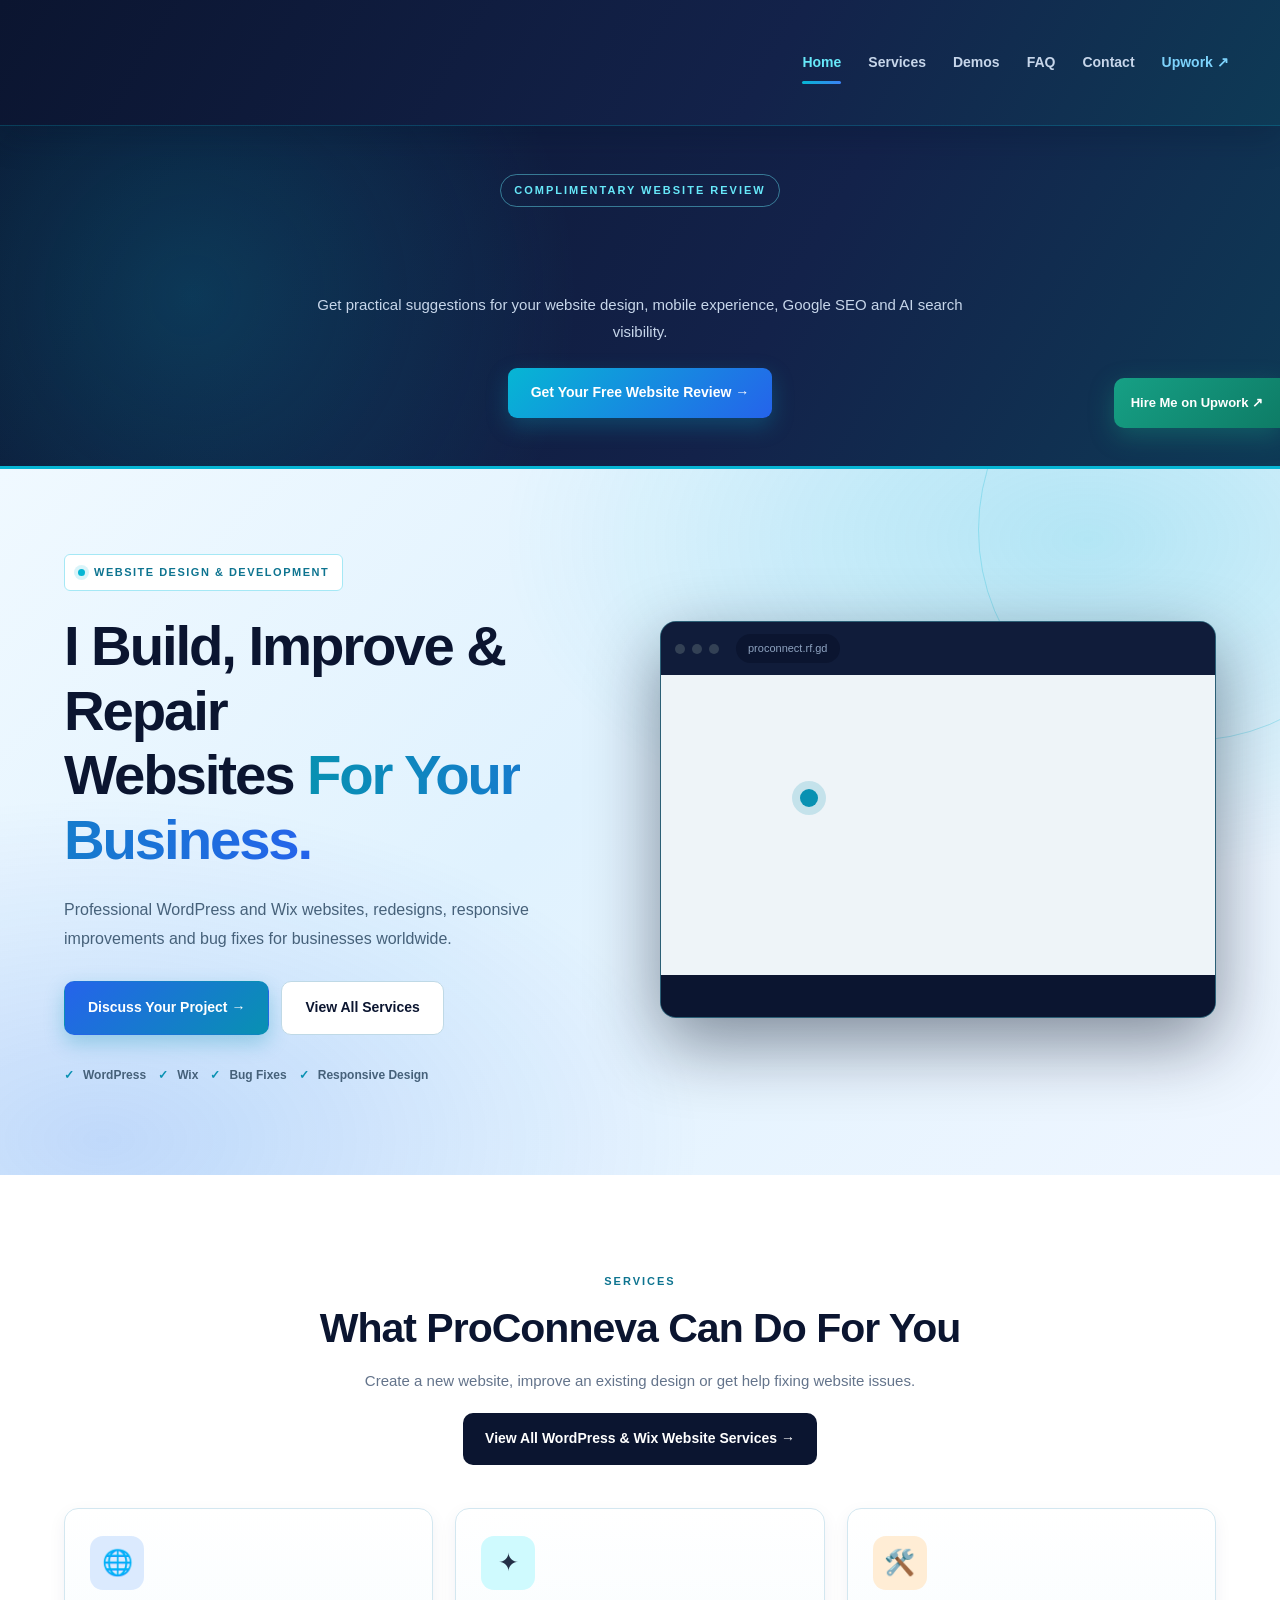
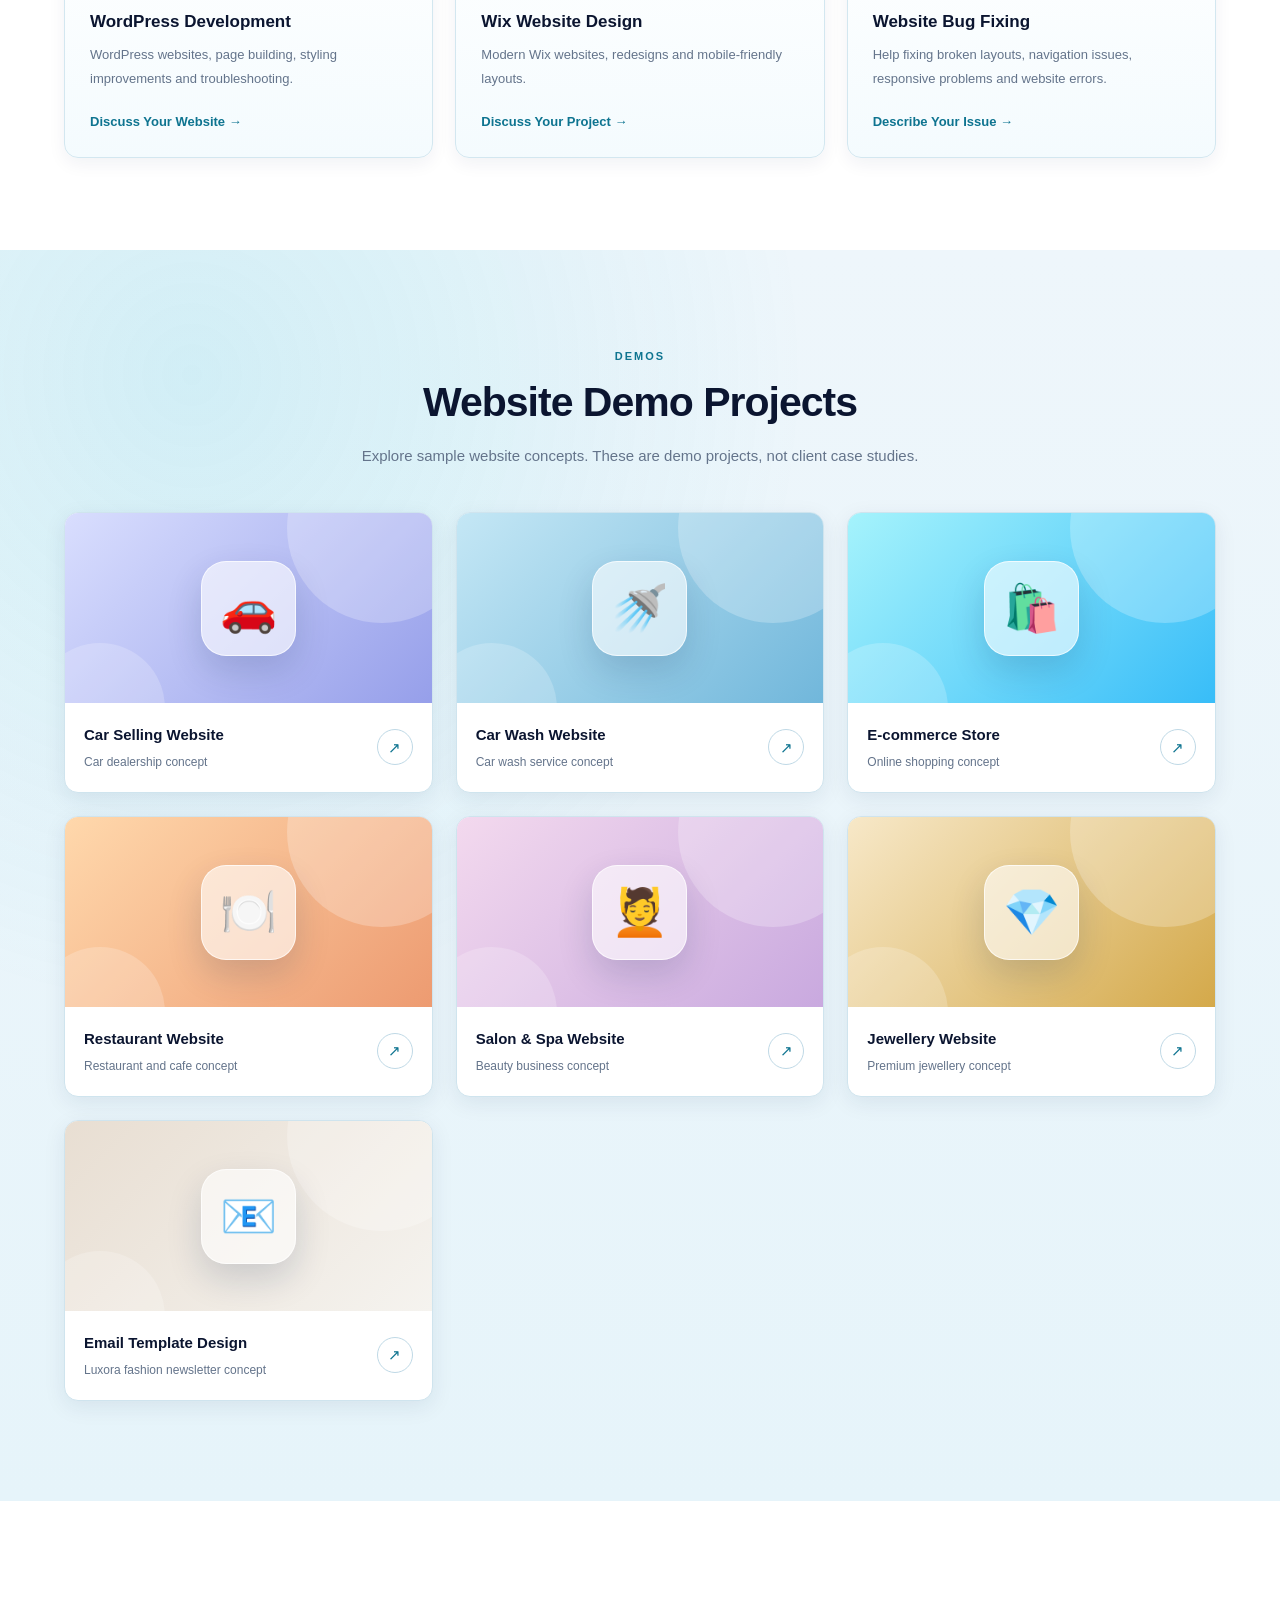
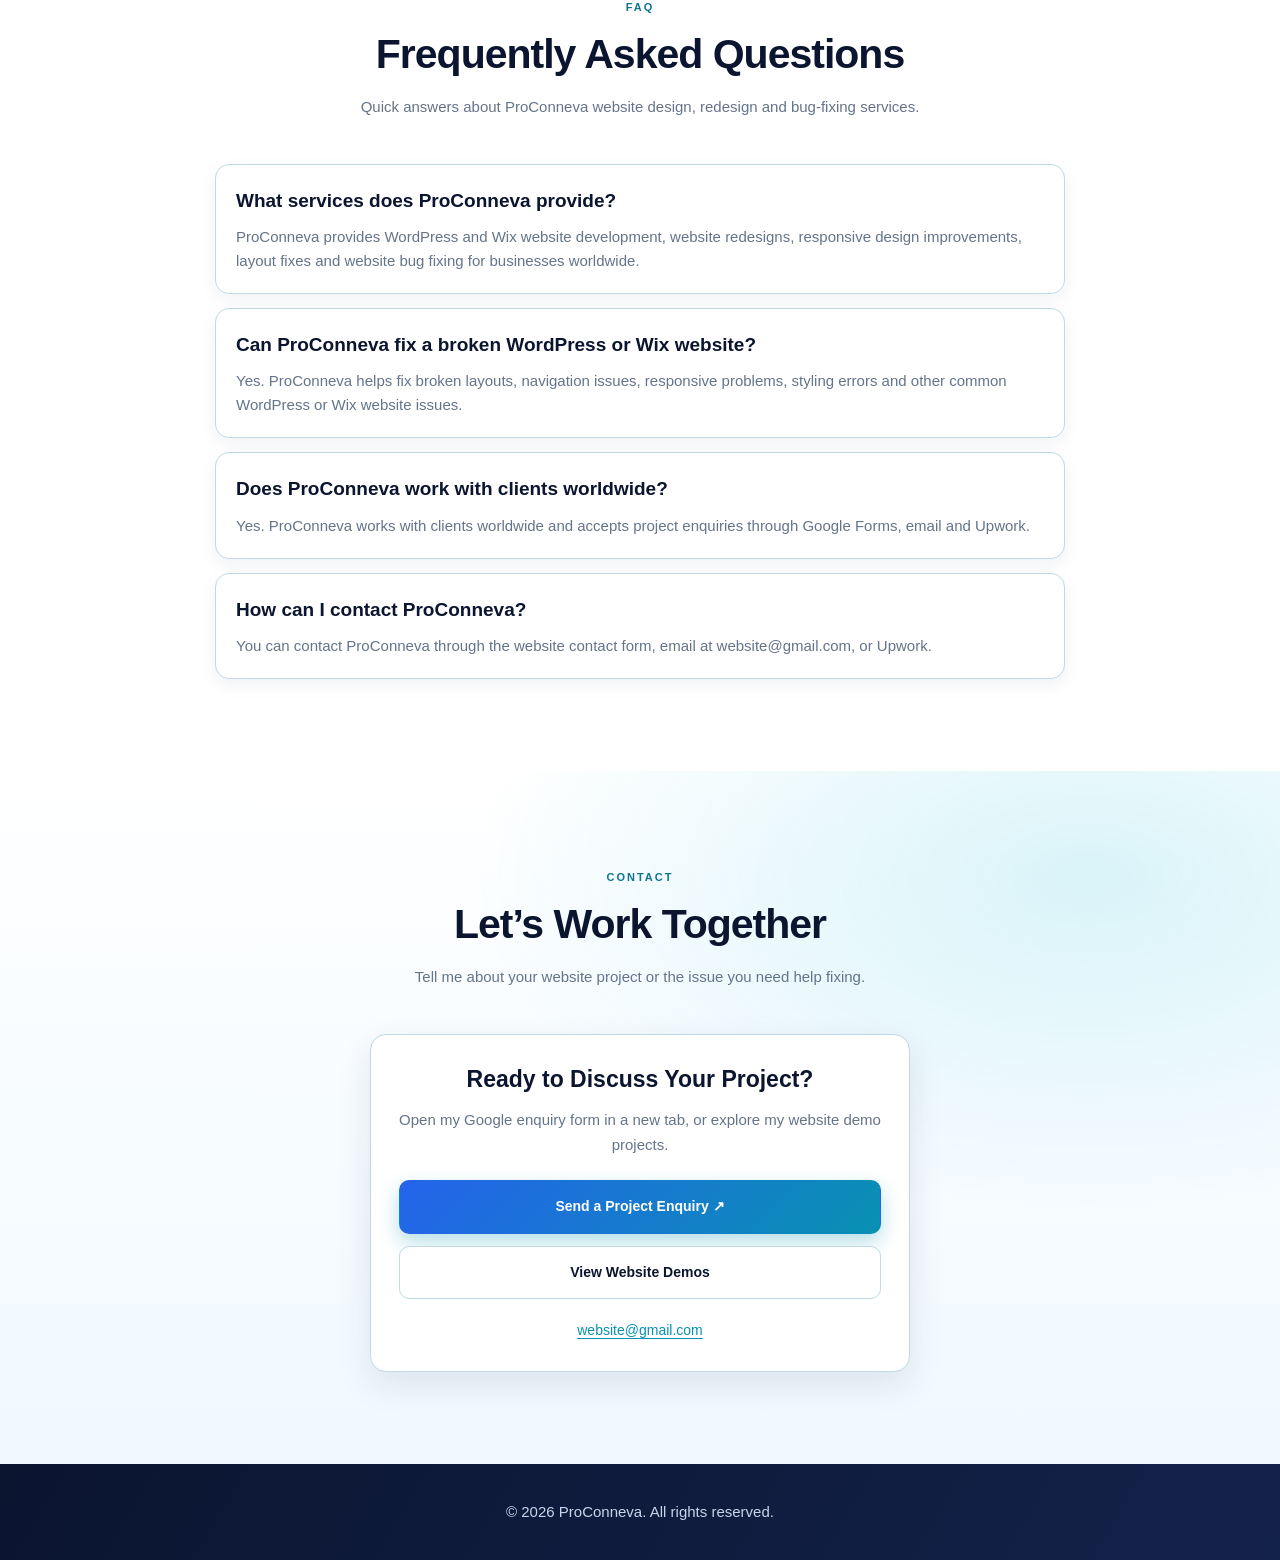
<file: index.html>
<!DOCTYPE html>
<html lang="en">
<head>
<meta charset="UTF-8">
<meta name="viewport" content="width=device-width, initial-scale=1.0">
<title>ProConneva — WordPress & Wix Website Design, Redesign & Bug Fixing</title>
<meta name="description" content="ProConneva builds, redesigns and repairs WordPress and Wix websites for businesses worldwide. Get responsive design, layout fixes, speed improvements and website bug fixing.">
<meta name="robots" content="index, follow">
<meta name="author" content="ProConneva">
<meta name="theme-color" content="#0b1530">
<link rel="canonical" href="https://proconnect.rf.gd/">
<link rel="stylesheet" href="css/style.css">

<meta property="og:type" content="website">
<meta property="og:site_name" content="ProConneva">
<meta property="og:title" content="ProConneva — WordPress & Wix Website Design, Redesign & Bug Fixing">
<meta property="og:description" content="Professional WordPress and Wix websites, redesigns, responsive improvements and bug fixes for businesses worldwide.">
<meta property="og:url" content="https://proconnect.rf.gd/">
<meta name="twitter:card" content="summary_large_image">
<meta name="twitter:title" content="ProConneva — WordPress & Wix Website Design, Redesign & Bug Fixing">
<meta name="twitter:description" content="Professional WordPress and Wix websites, redesigns, responsive improvements and bug fixes for businesses worldwide.">

<script type="application/ld+json">
{
  "@context": "https://schema.org",
  "@graph": [
    {
      "@type": "ProfessionalService",
      "@id": "https://proconnect.rf.gd/#business",
      "name": "ProConneva",
      "url": "https://proconnect.rf.gd/",
      "description": "ProConneva provides WordPress and Wix website design, redesign, responsive improvements and website bug fixing services for businesses worldwide.",
      "email": "website@gmail.com",
      "areaServed": "Worldwide",
      "sameAs": [
        "https://www.upwork.com/freelancers/~01e096a106f834c336"
      ],
      "makesOffer": [
        {
          "@type": "Offer",
          "itemOffered": {
            "@type": "Service",
            "name": "WordPress Website Development",
            "description": "WordPress website development, page building, styling improvements and troubleshooting."
          }
        },
        {
          "@type": "Offer",
          "itemOffered": {
            "@type": "Service",
            "name": "Wix Website Design",
            "description": "Modern Wix website design, redesigns and mobile-friendly layouts."
          }
        },
        {
          "@type": "Offer",
          "itemOffered": {
            "@type": "Service",
            "name": "Website Bug Fixing",
            "description": "Fixing broken layouts, navigation issues, responsive problems and website errors."
          }
        }
      ]
    },
    {
      "@type": "WebSite",
      "@id": "https://proconnect.rf.gd/#website",
      "url": "https://proconnect.rf.gd/",
      "name": "ProConneva",
      "publisher": {
        "@id": "https://proconnect.rf.gd/#business"
      }
    },
    {
      "@type": "FAQPage",
      "@id": "https://proconnect.rf.gd/#faq",
      "mainEntity": [
        {
          "@type": "Question",
          "name": "What services does ProConneva provide?",
          "acceptedAnswer": {
            "@type": "Answer",
            "text": "ProConneva provides WordPress and Wix website development, website redesigns, responsive design improvements, layout fixes and website bug fixing for businesses worldwide."
          }
        },
        {
          "@type": "Question",
          "name": "Can ProConneva fix a broken WordPress or Wix website?",
          "acceptedAnswer": {
            "@type": "Answer",
            "text": "Yes. ProConneva helps fix broken layouts, navigation issues, responsive problems, styling errors and other common WordPress or Wix website issues."
          }
        },
        {
          "@type": "Question",
          "name": "Does ProConneva work with clients worldwide?",
          "acceptedAnswer": {
            "@type": "Answer",
            "text": "Yes. ProConneva works with clients worldwide and accepts project enquiries through Google Forms, email and Upwork."
          }
        },
        {
          "@type": "Question",
          "name": "How can I contact ProConneva?",
          "acceptedAnswer": {
            "@type": "Answer",
            "text": "You can contact ProConneva through the website contact form, email at website@gmail.com, or Upwork."
          }
        }
      ]
    }
  ]
}
</script>

<style>
.hero{grid-template-columns:repeat(auto-fit,minmax(320px,1fr));align-items:center;gap:40px;min-height:auto}
.hero-content{width:100%;max-width:850px;margin-inline:auto}
.hero h1{max-width:850px}
.hero-description{max-width:650px}
.nav-logo{display:inline-flex;align-items:center;gap:10px;text-decoration:none}
.nav-logo svg{display:block;height:125px;width:auto;overflow:visible}
.contact-panel{width:100%;max-width:540px;margin:0 auto;padding:28px;background:#fff;border:1px solid #bfd9e6;border-radius:16px;box-shadow:0 12px 35px rgba(10,25,55,.10);text-align:center}
.contact-panel h3{margin-bottom:12px;color:#0b1530;font-size:23px;line-height:1.4}
.contact-panel p{margin-bottom:22px;color:#64748b;font-size:15px}
.contact-actions{display:flex;flex-direction:column;gap:12px}
.contact-actions .btn{width:100%;min-height:52px;margin:0}
.contact-panel .contact-email{margin:20px 0 0;font-size:14px;overflow-wrap:anywhere}
.contact-email a{color:#0891b2;text-decoration:underline;text-underline-offset:3px}
.footer-inner{display:flex;justify-content:center;text-align:center}

.hero h1{line-height:1.15}
.hero h1 .line{display:block;overflow:hidden}
.hero h1 .line span{display:inline-block;animation:heroLineUp .9s cubic-bezier(.22,1,.36,1) both}
.hero h1 .line:nth-child(1) span{animation-delay:.15s}
.hero h1 .line:nth-child(2) span{animation-delay:.35s}
@keyframes heroLineUp{from{opacity:0;transform:translateY(110%)}to{opacity:1;transform:translateY(0)}}
.hero h1 em{font-style:normal;background:linear-gradient(90deg,#0891b2,#2563eb);-webkit-background-clip:text;background-clip:text;color:transparent}
.hero-label{animation:heroFade .8s ease .05s both}
.hero-description{animation:heroUp .9s ease .55s both}
.hero-actions{animation:heroUp .9s ease .7s both}
.trust{animation:heroUp .9s ease .85s both}
@keyframes heroFade{from{opacity:0}to{opacity:1}}
@keyframes heroUp{from{opacity:0;transform:translateY(25px)}to{opacity:1;transform:translateY(0)}}
@media(prefers-reduced-motion:reduce){.hero h1 .line span,.hero-label,.hero-description,.hero-actions,.trust{animation:none!important;opacity:1;transform:none}}

.services-link{margin-top:18px}
.services-link a{display:inline-block;background:#0b1530;color:#fff;padding:14px 22px;border-radius:10px;text-decoration:none;font-weight:700}
.services-link a:hover{background:#0891b2}

.faq-list{max-width:850px;margin:0 auto;display:grid;gap:14px}
.faq-item{background:#fff;border:1px solid #bfd9e6;border-radius:14px;padding:20px}
.faq-item h3{margin:0 0 8px;color:#0b1530;font-size:19px}
.faq-item p{margin:0;color:#64748b;font-size:15px;line-height:1.6}

.hero-video{width:100%;max-width:560px;margin:0 auto}
.browser-window{background:#0b1530;border:1px solid rgba(103,232,249,.35);border-radius:16px;overflow:hidden;box-shadow:0 25px 70px rgba(3,10,30,.45)}
.browser-bar{display:flex;align-items:center;gap:7px;padding:12px 14px;background:#101c3a}
.browser-bar span{width:10px;height:10px;border-radius:50%;background:#334155}
.browser-url{margin-left:10px;background:#0b1530;color:#8ea3c0;font-size:11px;padding:5px 12px;border-radius:20px}
.browser-screen{position:relative;height:300px;background:#eef4f8;overflow:hidden}

.fake-site{position:absolute;inset:0;padding:18px;background:#fff}
.fake-site.broken{z-index:2;animation:brokenSlide 12s infinite}
.fake-site.fixed{z-index:1;transform:translateX(100%);animation:fixedSlide 12s infinite}

@keyframes brokenSlide{
0%,38%{transform:translateX(0);opacity:1}
48%,92%{transform:translateX(-100%);opacity:1}
100%{transform:translateX(0);opacity:1}
}

@keyframes fixedSlide{
0%,38%{transform:translateX(100%);opacity:1}
48%,92%{transform:translateX(0);opacity:1}
100%{transform:translateX(100%);opacity:1}
}

.fake-nav{display:flex;align-items:center;justify-content:space-between;margin-bottom:22px}
.fake-logo{width:70px;height:16px;background:#cbd5e1;border-radius:6px}
.fake-menu{display:flex;gap:8px}
.fake-menu span{width:38px;height:9px;background:#cbd5e1;border-radius:6px}
.fake-title{width:75%;height:22px;background:#cbd5e1;border-radius:8px;margin-bottom:12px;transform:rotate(-2deg)}
.fake-text{width:55%;height:11px;background:#e2e8f0;border-radius:6px;margin-bottom:14px}
.fake-button{width:110px;height:30px;background:#cbd5e1;border-radius:8px}
.fake-cards{display:flex;gap:10px;margin-top:24px}
.fake-cards div{flex:1;height:70px;background:#e2e8f0;border-radius:10px}

.error-tag{position:absolute;right:14px;bottom:14px;background:#dc2626;color:#fff;font-size:11px;font-weight:700;padding:6px 10px;border-radius:20px;z-index:4;animation:errorTag 12s infinite}
@keyframes errorTag{
0%,38%{opacity:1;transform:translateY(0)}
48%,100%{opacity:0;transform:translateY(8px)}
}

.repair-cursor{position:absolute;left:25%;top:38%;width:18px;height:18px;border-radius:50%;background:#0891b2;box-shadow:0 0 0 8px rgba(8,145,178,.18);z-index:3;animation:repairMove 12s infinite}
@keyframes repairMove{
0%,30%{left:25%;top:38%;opacity:1}
40%,75%{left:55%;top:45%;opacity:1}
85%,100%{left:25%;top:38%;opacity:1}
}

.fixed-logo{background:linear-gradient(90deg,#0891b2,#2563eb)}
.fixed-menu span{background:#94a3b8}
.fixed-title{background:#0b1530;transform:none}
.fixed-text{background:#cbd5e1}
.fixed-button{background:#0891b2}
.fixed-cards div{background:#dbeafe}

.success-tag{position:absolute;right:14px;bottom:14px;background:#059669;color:#fff;font-size:11px;font-weight:700;padding:6px 10px;border-radius:20px;z-index:4;animation:successTag 12s infinite}
@keyframes successTag{
0%,42%{opacity:0;transform:translateY(8px)}
52%,88%{opacity:1;transform:translateY(0)}
100%{opacity:0;transform:translateY(8px)}
}

.video-caption{position:relative;height:42px;background:#0b1530;display:flex;align-items:center;justify-content:center;overflow:hidden}
.caption-step{position:absolute;color:#c7d6ea;font-size:13px;font-weight:700;opacity:0;visibility:hidden;white-space:nowrap}
.step-1{animation:caption1 12s infinite}
.step-2{animation:caption2 12s infinite}
.step-3{animation:caption3 12s infinite}
@keyframes caption1{0%,2%{opacity:0;visibility:hidden}4%,30%{opacity:1;visibility:visible}34%,100%{opacity:0;visibility:hidden}}
@keyframes caption2{0%,38%{opacity:0;visibility:hidden}42%,72%{opacity:1;visibility:visible}76%,100%{opacity:0;visibility:hidden}}
@keyframes caption3{0%,80%{opacity:0;visibility:hidden}84%,94%{opacity:1;visibility:visible}98%,100%{opacity:0;visibility:hidden}}

@media(max-width:900px){
.hero{grid-template-columns:1fr}
.browser-screen{height:240px}
}
@media(max-width:700px){
.contact-panel{padding:24px 18px}
.footer{padding-bottom:90px}
.nav-logo svg{height:105px}
}
</style>
</head>
<body>
<nav class="navbar">
<div class="nav-inner">
<a href="index.html" class="nav-logo" aria-label="ProConneva home">
<svg viewBox="0 0 360 300" xmlns="http://www.w3.org/2000/svg" role="img" aria-label="ProConneva animated logo">
<defs>
<linearGradient id="cyan" x1="0" y1="0" x2="1" y2="1">
<stop offset="0%" stop-color="#67e8f9"/>
<stop offset="100%" stop-color="#0891b2"/>
</linearGradient>
<filter id="letterShadow" x="-25%" y="-25%" width="150%" height="150%">
<feGaussianBlur in="SourceAlpha" stdDeviation="1.5" result="blur"/>
<feOffset in="blur" dx="1.2" dy="2" result="offsetBlur"/>
<feComponentTransfer in="offsetBlur" result="shadow">
<feFuncA type="linear" slope=".3"/>
</feComponentTransfer>
<feMerge>
<feMergeNode in="shadow"/>
<feMergeNode in="SourceGraphic"/>
</feMerge>
</filter>
<filter id="textShadow" x="-20%" y="-30%" width="140%" height="160%">
<feGaussianBlur in="SourceAlpha" stdDeviation="1.4" result="blur"/>
<feOffset in="blur" dx="1.2" dy="2" result="offsetBlur"/>
<feComponentTransfer in="offsetBlur" result="shadow">
<feFuncA type="linear" slope=".3"/>
</feComponentTransfer>
<feMerge>
<feMergeNode in="shadow"/>
<feMergeNode in="SourceGraphic"/>
</feMerge>
</filter>
</defs>

<style>
.p-letter,.c-letter,.top-dot,.bottom-dot,.diagonal,.brand-name,.logo-line,.tagline{opacity:0}
.p-face,.c-face{fill:none;stroke:#ffffff;stroke-width:10;stroke-linecap:round;stroke-linejoin:round;filter:url(#letterShadow)}
.p-highlight,.c-highlight{fill:none;stroke:rgba(103,232,249,.5);stroke-width:1.4;stroke-linecap:round}
.brand-name{filter:url(#textShadow);transform-box:fill-box;transform-origin:center}
.p-letter{animation:blinkLetter 5s ease infinite}
.top-dot{animation:blinkDot 5s ease .4s infinite}
.diagonal{animation:drawLine 5s ease .8s infinite}
.bottom-dot{animation:blinkDot 5s ease 1.2s infinite}
.c-letter{animation:blinkLetter 5s ease 1.6s infinite}
.brand-name{animation:revealName 5s ease 2s infinite}
.logo-line{transform-box:fill-box;transform-origin:center;animation:revealLine 5s ease 2.6s infinite}
.tagline{animation:revealTagline 5s ease 2.9s infinite}
@keyframes blinkLetter{0%{opacity:0}4%{opacity:1}8%{opacity:.25}12%,100%{opacity:1}}
@keyframes blinkDot{0%{opacity:0}4%{opacity:1}8%{opacity:.2}12%,100%{opacity:1}}
@keyframes drawLine{0%{opacity:0;stroke-dashoffset:120}4%{opacity:1;stroke-dashoffset:120}12%{opacity:1;stroke-dashoffset:0}100%{opacity:1;stroke-dashoffset:0}}
@keyframes revealName{0%{opacity:0;transform:translateY(12px)}4%{opacity:1}8%{opacity:.35}14%,100%{opacity:1;transform:translateY(0)}}
@keyframes revealLine{0%{opacity:0;transform:scaleX(.2)}4%{opacity:1}10%,100%{opacity:1;transform:scaleX(1)}}
@keyframes revealTagline{0%{opacity:0;transform:translateY(5px)}4%{opacity:1}10%,100%{opacity:1;transform:translateY(0)}}
@media(prefers-reduced-motion:reduce){.p-letter,.c-letter,.top-dot,.bottom-dot,.diagonal,.brand-name,.logo-line,.tagline{animation:none!important;opacity:1;stroke-dashoffset:0;transform:none}}
</style>

<g class="p-letter">
<path class="p-face" d="M140 120 V70 H154 A15 15 0 0 1 154 100 H140"/>
<path class="p-highlight" d="M138 114 V68 H152"/>
</g>

<circle class="top-dot" cx="156" cy="44" r="6" fill="url(#cyan)"/>
<path class="diagonal" d="M156 44 L198 128" fill="none" stroke="url(#cyan)" stroke-width="3.5" stroke-linecap="round"/>
<circle class="bottom-dot" cx="198" cy="128" r="6" fill="url(#cyan)"/>

<g class="c-letter">
<path class="c-face" d="M203 78 A17 17 0 1 0 203 112"/>
<path class="c-highlight" d="M200 74 A14 14 0 0 0 186 90"/>
</g>

<text class="brand-name" x="180" y="212" font-size="66" font-weight="800" text-anchor="middle" fill="#ffffff">Pro<tspan fill="#67e8f9">Conneva</tspan></text>
<rect class="logo-line" x="35" y="230" width="290" height="8" rx="4" fill="url(#cyan)"/>
<text class="tagline" x="180" y="270" font-size="20" font-weight="700" letter-spacing="2.5" text-anchor="middle" fill="#c7d6ea">WEB DESIGN &amp; DEVELOPMENT</text>
</svg>
</a>

<ul class="menu">
<li><a class="active" href="index.html">Home</a></li>
<li><a href="services.html">Services</a></li>
<li><a href="#portfolio">Demos</a></li>
<li><a href="#faq">FAQ</a></li>
<li><a href="#contact">Contact</a></li>
<li><a href="https://www.upwork.com/freelancers/~01e096a106f834c336" target="_blank" rel="noopener noreferrer">Upwork ↗</a></li>
</ul>
</div>
</nav>

<p><a class="upwork-float" href="https://www.upwork.com/freelancers/~01e096a106f834c336" target="_blank" rel="noopener noreferrer">Hire Me on Upwork ↗</a></p>

<main>

<!-- FREE 15-MINUTE WEBSITE AUDIT BANNER -->
<section class="pc-audit-banner" aria-labelledby="pc-audit-heading">
    <div class="pc-audit-content">
        <span class="pc-audit-label">COMPLIMENTARY WEBSITE REVIEW</span>

        <h2 class="pc-audit-title" id="pc-audit-heading">
            <span>FREE 15-MINUTE WEBSITE AUDIT</span>
        </h2>

        <p>
            Get practical suggestions for your website design,
            mobile experience, Google SEO and AI search visibility.
        </p>

        <a href="#contact" class="pc-audit-button">
            Get Your Free Website Review →
        </a>
    </div>
</section>
<!-- END FREE WEBSITE AUDIT BANNER -->

<header class="hero">
<div class="hero-content">
<span class="hero-label"><span class="status-dot"></span> WEBSITE DESIGN &amp; DEVELOPMENT</span>
<h1>
<span class="line"><span>I Build, Improve &amp; Repair</span></span>
<span class="line"><span>Websites <em>For Your Business.</em></span></span>
</h1>
<p class="hero-description">Professional WordPress and Wix websites, redesigns, responsive improvements and bug fixes for businesses worldwide.</p>
<div class="hero-actions">
<a href="#contact" class="btn btn-primary">Discuss Your Project →</a>
<a href="services.html" class="btn btn-secondary">View All Services</a>
</div>
<div class="trust"><span>✓</span> WordPress <span>✓</span> Wix <span>✓</span> Bug Fixes <span>✓</span> Responsive Design</div>
</div>

<div class="hero-video" aria-hidden="true">
<div class="browser-window">
<div class="browser-bar">
<span></span><span></span><span></span>
<div class="browser-url">proconnect.rf.gd</div>
</div>

<div class="browser-screen">
<div class="fake-site broken">
<div class="fake-nav">
<div class="fake-logo"></div>
<div class="fake-menu"><span></span><span></span><span></span></div>
</div>
<div class="fake-hero">
<div class="fake-title"></div>
<div class="fake-text"></div>
<div class="fake-button"></div>
</div>
<div class="fake-cards"><div></div><div></div><div></div></div>
<div class="error-tag">Layout Broken</div>
</div>

<div class="repair-cursor"></div>

<div class="fake-site fixed">
<div class="fake-nav">
<div class="fake-logo fixed-logo"></div>
<div class="fake-menu fixed-menu"><span></span><span></span><span></span></div>
</div>
<div class="fake-hero fixed-hero">
<div class="fake-title fixed-title"></div>
<div class="fake-text fixed-text"></div>
<div class="fake-button fixed-button"></div>
</div>
<div class="fake-cards fixed-cards"><div></div><div></div><div></div></div>
<div class="success-tag">Website Fixed</div>
</div>
</div>

<div class="video-caption">
<span class="caption-step step-1">Broken website</span>
<span class="caption-step step-2">Repairing layout</span>
<span class="caption-step step-3">Built. Improved. Repaired.</span>
</div>
</div>
</div>
</header>

<section class="section" id="services">
<div class="container">
<div class="section-heading">
<span class="eyebrow">SERVICES</span>
<h2>What ProConneva Can Do For You</h2>
<p>Create a new website, improve an existing design or get help fixing website issues.</p>
<div class="services-link"><a href="services.html">View All WordPress &amp; Wix Website Services →</a></div>
</div>

<div class="cards">
<div class="card">
<div class="card-icon icon-blue">🌐</div>
<h3>WordPress Development</h3>
<p>WordPress websites, page building, styling improvements and troubleshooting.</p>
<a href="services.html" class="card-link">Discuss Your Website →</a>
</div>
<div class="card">
<div class="card-icon icon-teal">✦</div>
<h3>Wix Website Design</h3>
<p>Modern Wix websites, redesigns and mobile-friendly layouts.</p>
<a href="services.html" class="card-link">Discuss Your Project →</a>
</div>
<div class="card">
<div class="card-icon icon-orange">🛠️</div>
<h3>Website Bug Fixing</h3>
<p>Help fixing broken layouts, navigation issues, responsive problems and website errors.</p>
<a href="services.html" class="card-link">Describe Your Issue →</a>
</div>
</div>
</div>
</section>

<section class="portfolio" id="portfolio">
<div class="container">
<div class="section-heading">
<span class="eyebrow">DEMOS</span>
<h2>Website Demo Projects</h2>
<p>Explore sample website concepts. These are demo projects, not client case studies.</p>
</div>

<div class="portfolio-grid">
<a href="./demos/carselling/index.html" target="_blank" rel="noopener" class="work">
<div class="work-image work-cars"><span class="work-emoji">🚗</span></div>
<div class="work-info"><div><h3>Car Selling Website</h3><p>Car dealership concept</p></div><span class="work-arrow">↗</span></div>
</a>
<a href="./demos/carwash/index.html" target="_blank" rel="noopener" class="work">
<div class="work-image work-carwash"><span class="work-emoji">🚿</span></div>
<div class="work-info"><div><h3>Car Wash Website</h3><p>Car wash service concept</p></div><span class="work-arrow">↗</span></div>
</a>
<a href="./demos/ecommerce/index.html" target="_blank" rel="noopener" class="work">
<div class="work-image work-shop"><span class="work-emoji">🛍️</span></div>
<div class="work-info"><div><h3>E-commerce Store</h3><p>Online shopping concept</p></div><span class="work-arrow">↗</span></div>
</a>
<a href="./demos/restaurant/index.html" target="_blank" rel="noopener" class="work">
<div class="work-image work-restaurant"><span class="work-emoji">🍽️</span></div>
<div class="work-info"><div><h3>Restaurant Website</h3><p>Restaurant and cafe concept</p></div><span class="work-arrow">↗</span></div>
</a>
<a href="./demos/spa/index.html" target="_blank" rel="noopener" class="work">
<div class="work-image work-spa"><span class="work-emoji">💆</span></div>
<div class="work-info"><div><h3>Salon &amp; Spa Website</h3><p>Beauty business concept</p></div><span class="work-arrow">↗</span></div>
</a>
<a href="./demos/jewellery/index.html" target="_blank" rel="noopener" class="work">
<div class="work-image work-jewellery"><span class="work-emoji">💎</span></div>
<div class="work-info"><div><h3>Jewellery Website</h3><p>Premium jewellery concept</p></div><span class="work-arrow">↗</span></div>
</a>
<a href="./email-template.html" target="_blank" rel="noopener" class="work">
<div class="work-image work-email"><span class="work-emoji">📧</span></div>
<div class="work-info"><div><h3>Email Template Design</h3><p>Luxora fashion newsletter concept</p></div><span class="work-arrow">↗</span></div>
</a>
</div>
</div>
</section>

<section class="section" id="faq">
<div class="container">
<div class="section-heading">
<span class="eyebrow">FAQ</span>
<h2>Frequently Asked Questions</h2>
<p>Quick answers about ProConneva website design, redesign and bug-fixing services.</p>
</div>

<div class="faq-list">
<div class="faq-item">
<h3>What services does ProConneva provide?</h3>
<p>ProConneva provides WordPress and Wix website development, website redesigns, responsive design improvements, layout fixes and website bug fixing for businesses worldwide.</p>
</div>
<div class="faq-item">
<h3>Can ProConneva fix a broken WordPress or Wix website?</h3>
<p>Yes. ProConneva helps fix broken layouts, navigation issues, responsive problems, styling errors and other common WordPress or Wix website issues.</p>
</div>
<div class="faq-item">
<h3>Does ProConneva work with clients worldwide?</h3>
<p>Yes. ProConneva works with clients worldwide and accepts project enquiries through Google Forms, email and Upwork.</p>
</div>
<div class="faq-item">
<h3>How can I contact ProConneva?</h3>
<p>You can contact ProConneva through the website contact form, email at <a href="mailto:website@gmail.com">website@gmail.com</a>, or Upwork.</p>
</div>
</div>
</div>
</section>

<section class="section" id="contact">
<div class="container">
<div class="section-heading">
<span class="eyebrow">CONTACT</span>
<h2>Let’s Work Together</h2>
<p>Tell me about your website project or the issue you need help fixing.</p>
</div>

<div class="contact-panel">
<h3>Ready to Discuss Your Project?</h3>
<p>Open my Google enquiry form in a new tab, or explore my website demo projects.</p>

<div class="contact-actions">
<a class="btn btn-primary" href="https://docs.google.com/forms/d/e/1FAIpQLSfbEUlLDMPGUrK2vTF-Zw_RKvoKMQ46GBwCZX51q4wzugi5DQ/viewform" target="_blank" rel="noopener noreferrer">
Send a Project Enquiry ↗
</a>

<a class="btn btn-secondary" href="#portfolio">
View Website Demos
</a>
</div>

<p class="contact-email">
<a href="mailto:website@gmail.com">website@gmail.com</a>
</p>
</div>
</div>
</section>
</main>

<footer class="footer">
<div class="container footer-inner">
<p>© <span id="year"></span> ProConneva. All rights reserved.</p>
</div>
</footer>

<script>
document.getElementById("year").textContent = new Date().getFullYear();
</script>
</body>
</html>
</file>
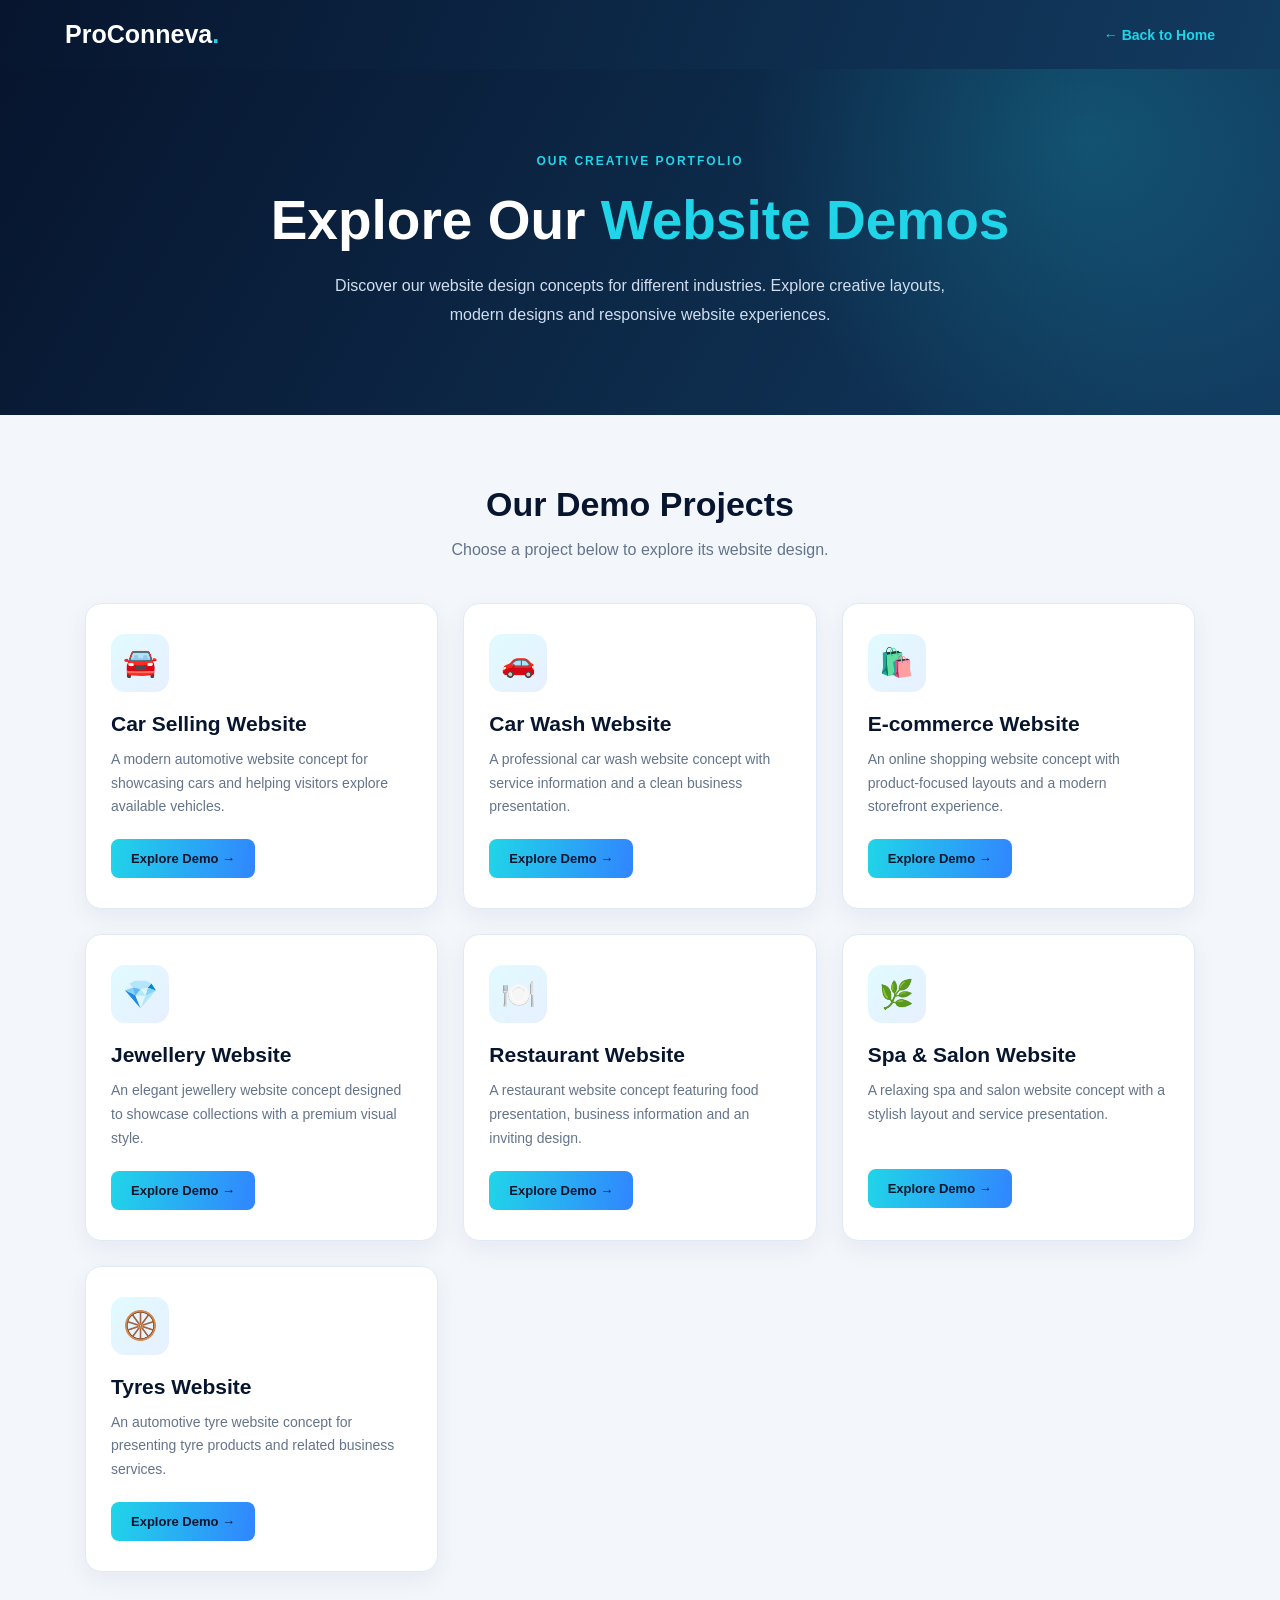
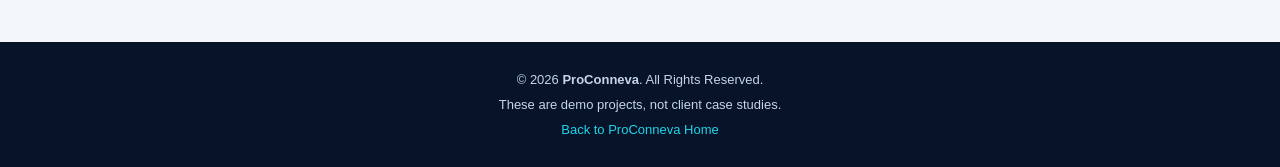
<file: demos/index.html>
<!DOCTYPE html>
<html lang="en">
<head>
<meta charset="UTF-8">
<meta name="viewport" content="width=device-width, initial-scale=1.0">

<title>Website Design Demos | ProConneva</title>
<meta name="description" content="Explore ProConneva website design demos including car selling, car wash, e-commerce, jewellery, restaurant, spa and tyre websites.">
<meta name="robots" content="index, follow">

<style>
* {
  margin: 0;
  padding: 0;
  box-sizing: border-box;
}

body {
  font-family: Arial, sans-serif;
  background: #f3f7fc;
  color: #10213c;
}

header {
  background: linear-gradient(110deg, #07152e, #123b60);
  padding: 20px;
}

.nav {
  max-width: 1150px;
  margin: auto;
  display: flex;
  justify-content: space-between;
  align-items: center;
}

.logo {
  color: white;
  font-size: 25px;
  font-weight: 800;
  text-decoration: none;
}

.logo span {
  color: #20d5e8;
}

.back {
  color: #20d5e8;
  text-decoration: none;
  font-size: 14px;
  font-weight: bold;
}

.hero {
  background:
    radial-gradient(circle at 85% 20%, rgba(32,213,232,.2), transparent 30%),
    linear-gradient(120deg, #07152e, #123b60);
  color: white;
  text-align: center;
  padding: 85px 20px;
}

.tag {
  color: #20d5e8;
  font-size: 12px;
  letter-spacing: 2px;
  font-weight: bold;
}

.hero h1 {
  font-size: clamp(35px, 6vw, 55px);
  margin: 20px 0;
}

.hero h1 span {
  color: #20d5e8;
}

.hero p {
  color: #d0deef;
  max-width: 650px;
  margin: auto;
  line-height: 1.8;
}

.container {
  max-width: 1150px;
  margin: auto;
  padding: 70px 20px;
}

.heading {
  text-align: center;
  margin-bottom: 40px;
}

.heading h2 {
  font-size: 34px;
  color: #07152e;
  margin-bottom: 12px;
}

.heading p {
  color: #64748b;
  line-height: 1.7;
}

.grid {
  display: grid;
  grid-template-columns: repeat(3, 1fr);
  gap: 25px;
}

.card {
  background: white;
  border: 1px solid #e1eaf4;
  border-radius: 16px;
  padding: 30px 25px;
  box-shadow: 0 8px 25px rgba(7,21,46,.06);
  transition: .3s;
}

.card:hover {
  transform: translateY(-7px);
  border-color: #20d5e8;
  box-shadow: 0 15px 30px rgba(7,21,46,.12);
}

.icon {
  width: 58px;
  height: 58px;
  border-radius: 14px;
  background: linear-gradient(135deg, #e0fbff, #e8efff);
  display: flex;
  align-items: center;
  justify-content: center;
  font-size: 28px;
  margin-bottom: 20px;
}

.card h3 {
  font-size: 21px;
  color: #07152e;
  margin-bottom: 12px;
}

.card p {
  color: #64748b;
  font-size: 14px;
  line-height: 1.7;
  min-height: 70px;
}

.btn {
  display: inline-block;
  margin-top: 20px;
  padding: 12px 20px;
  border-radius: 8px;
  background: linear-gradient(100deg, #20d5e8, #3185ff);
  color: #07152e;
  font-size: 13px;
  font-weight: bold;
  text-decoration: none;
  transition: .3s;
}

.btn:hover {
  transform: translateY(-3px);
}

footer {
  background: #061329;
  color: #c6d4e5;
  text-align: center;
  padding: 30px 15px;
  font-size: 13px;
}

footer a {
  color: #20d5e8;
  text-decoration: none;
}

@media(max-width: 800px) {
  .grid {
    grid-template-columns: repeat(2, 1fr);
  }
}

@media(max-width: 550px) {
  .nav {
    flex-direction: column;
    gap: 15px;
  }

  .grid {
    grid-template-columns: 1fr;
  }

  .hero {
    padding: 65px 18px;
  }

  .container {
    padding: 50px 17px;
  }
}
</style>
</head>

<body>

<header>
  <div class="nav">
    <a href="../index.html" class="logo">ProConneva<span>.</span></a>
    <a href="../index.html" class="back">← Back to Home</a>
  </div>
</header>

<section class="hero">
  <div class="tag">OUR CREATIVE PORTFOLIO</div>
  <h1>Explore Our <span>Website Demos</span></h1>
  <p>
    Discover our website design concepts for different industries.
    Explore creative layouts, modern designs and responsive website experiences.
  </p>
</section>

<main class="container">

  <div class="heading">
    <h2>Our Demo Projects</h2>
    <p>Choose a project below to explore its website design.</p>
  </div>

  <div class="grid">

    <div class="card">
      <div class="icon">🚘</div>
      <h3>Car Selling Website</h3>
      <p>A modern automotive website concept for showcasing cars and helping visitors explore available vehicles.</p>
      <a href="carselling/" class="btn">Explore Demo →</a>
    </div>

    <div class="card">
      <div class="icon">🚗</div>
      <h3>Car Wash Website</h3>
      <p>A professional car wash website concept with service information and a clean business presentation.</p>
      <a href="carwash/" class="btn">Explore Demo →</a>
    </div>

    <div class="card">
      <div class="icon">🛍️</div>
      <h3>E-commerce Website</h3>
      <p>An online shopping website concept with product-focused layouts and a modern storefront experience.</p>
      <a href="ecommerce/" class="btn">Explore Demo →</a>
    </div>

    <div class="card">
      <div class="icon">💎</div>
      <h3>Jewellery Website</h3>
      <p>An elegant jewellery website concept designed to showcase collections with a premium visual style.</p>
      <a href="jewellery/" class="btn">Explore Demo →</a>
    </div>

    <div class="card">
      <div class="icon">🍽️</div>
      <h3>Restaurant Website</h3>
      <p>A restaurant website concept featuring food presentation, business information and an inviting design.</p>
      <a href="restaurant/" class="btn">Explore Demo →</a>
    </div>

    <div class="card">
      <div class="icon">🌿</div>
      <h3>Spa & Salon Website</h3>
      <p>A relaxing spa and salon website concept with a stylish layout and service presentation.</p>
      <a href="spa/" class="btn">Explore Demo →</a>
    </div>

    <div class="card">
      <div class="icon">🛞</div>
      <h3>Tyres Website</h3>
      <p>An automotive tyre website concept for presenting tyre products and related business services.</p>
      <a href="tyres/" class="btn">Explore Demo →</a>
    </div>

  </div>
</main>

<footer>
  <p>© 2026 <strong>ProConneva</strong>. All Rights Reserved.</p>
  <p style="margin-top:10px;">These are demo projects, not client case studies.</p>
  <p style="margin-top:10px;"><a href="../index.html">Back to ProConneva Home</a></p>
</footer>

</body>
</html>
</file>
<file: css/style.css>
/* =========================================
   PROCONNEVA | COLORFUL PREMIUM STYLES
========================================= */

:root {
    --primary: #2563eb;
    --primary-dark: #1d4ed8;
    --navy: #0b1530;
    --navy-2: #13224a;
    --cyan: #06b6d4;
    --cyan-dark: #0891b2;
    --text: #243047;
    --muted: #64748b;
    --background: #ffffff;
    --soft-bg: #eef6fb;
    --border: #dbe7f0;
    --green: #16a085;
    --shadow: 0 12px 35px rgba(10, 25, 55, 0.10);
    --shadow-hover: 0 20px 45px rgba(10, 25, 55, 0.16);
}

* {
    margin: 0;
    padding: 0;
    box-sizing: border-box;
}

html {
    scroll-behavior: smooth;
    scroll-padding-top: 100px;
}

body {
    font-family: Inter, -apple-system, BlinkMacSystemFont, "Segoe UI",
        Roboto, Arial, sans-serif;
    color: var(--text);
    background: var(--background);
    font-size: 15px;
    line-height: 1.7;
    overflow-x: hidden;
    -webkit-font-smoothing: antialiased;
}

a {
    color: inherit;
    text-decoration: none;
}

button,
input,
textarea,
select {
    font: inherit;
}

img {
    display: block;
    max-width: 100%;
}

.container {
    width: min(1160px, 90%);
    margin-inline: auto;
}

/* =========================================
   NAVIGATION — DARK NAVY
========================================= */

.navbar {
    position: sticky;
    top: 0;
    z-index: 1000;
    width: 100%;
    background: linear-gradient(120deg, #0b1530, #13224a 60%, #0e3a56);
    border-bottom: 1px solid rgba(6, 182, 212, 0.25);
    box-shadow: 0 10px 30px rgba(6, 20, 45, 0.25);
}

.nav-inner {
    width: min(1240px, 92%);
    min-height: 84px;
    margin: auto;
    display: flex;
    align-items: center;
    justify-content: space-between;
    gap: 25px;
}

.logo {
    display: inline-flex;
    align-items: center;
    gap: 9px;
    flex-shrink: 0;
    color: #fff;
    font-size: 24px;
    font-weight: 850;
    letter-spacing: -0.8px;
}

.logo-icon {
    display: inline-grid;
    place-items: center;
    width: 40px;
    height: 40px;
    color: #fff;
    border-radius: 11px;
    background: linear-gradient(135deg, #06b6d4, #2563eb);
    box-shadow: 0 6px 15px rgba(6, 182, 212, 0.35);
    font-size: 22px;
}

.logo-dot {
    color: var(--cyan);
    margin-left: -9px;
}

.menu {
    list-style: none;
    display: flex;
    align-items: center;
    justify-content: flex-end;
    gap: 27px;
}

.menu a {
    display: inline-block;
    padding: 8px 0;
    color: #c7d6ea;
    font-size: 14px;
    font-weight: 700;
    transition: color 0.2s ease;
}

.menu a:hover {
    color: #67e8f9;
}

.menu a.active {
    color: #67e8f9;
    position: relative;
}

.menu a.active::after {
    content: "";
    position: absolute;
    left: 0;
    right: 0;
    bottom: -2px;
    height: 3px;
    border-radius: 2px;
    background: linear-gradient(90deg, #06b6d4, #3b82f6);
}

.menu a[target="_blank"] {
    color: #7dd3fc;
    font-weight: 750;
}

.menu a[target="_blank"]:hover {
    color: #fff;
}

/* =========================================
   FIXED UPWORK CONTACT BUTTON
========================================= */

.upwork-float {
    position: fixed;
    top: 42%;
    right: 0;
    z-index: 1500;
    display: inline-flex;
    align-items: center;
    justify-content: center;
    padding: 14px 17px;
    border-radius: 10px 0 0 10px;
    background: linear-gradient(135deg, #16a085, #0e7c66);
    color: #fff;
    font-size: 13px;
    font-weight: 750;
    box-shadow: 0 8px 25px rgba(22, 160, 133, 0.35);
    transition: filter 0.2s ease, transform 0.2s ease;
}

.upwork-float:hover {
    filter: brightness(1.1);
    transform: translateX(-4px);
}

/* =========================================
   BUTTONS
========================================= */

.btn {
    display: inline-flex;
    justify-content: center;
    align-items: center;
    gap: 12px;
    min-height: 51px;
    padding: 14px 23px;
    border: 1px solid transparent;
    border-radius: 10px;
    font-size: 14px;
    font-weight: 750;
    text-align: center;
    transition:
        background 0.2s ease,
        color 0.2s ease,
        border-color 0.2s ease,
        transform 0.2s ease,
        box-shadow 0.2s ease;
}

.btn:hover {
    transform: translateY(-2px);
}

.btn-primary {
    background: linear-gradient(135deg, #2563eb, #0891b2);
    color: #fff;
    box-shadow: 0 8px 20px rgba(8, 145, 178, 0.3);
}

.btn-primary:hover {
    background: linear-gradient(135deg, #1d4ed8, #0e7490);
    color: #fff;
    box-shadow: 0 12px 25px rgba(8, 145, 178, 0.4);
}

.btn-secondary {
    background: #fff;
    border-color: #bfd9e6;
    color: var(--navy);
}

.btn-secondary:hover {
    border-color: var(--cyan);
    background: #ecfeff;
    color: var(--cyan-dark);
}

.btn-light {
    background: #fff;
    color: #0e7490;
}

.btn-light:hover {
    background: #ecfeff;
    color: #0e7490;
}

/* =========================================
   FREE 15-MINUTE WEBSITE AUDIT BANNER
========================================= */

.pc-audit-banner {
    position: relative;
    overflow: hidden;
    padding: 48px 20px;
    text-align: center;
    background:
        radial-gradient(
            circle at 15% 50%,
            rgba(6, 182, 212, 0.20),
            transparent 35%
        ),
        linear-gradient(
            120deg,
            #0b1530,
            #13224a 60%,
            #0e3a56
        );
    border-bottom: 3px solid #06b6d4;
}

.pc-audit-content {
    position: relative;
    z-index: 2;
    max-width: 850px;
    margin: 0 auto;
}

.pc-audit-label {
    display: inline-block;
    margin-bottom: 14px;
    padding: 6px 13px;
    border: 1px solid rgba(103, 232, 249, 0.45);
    border-radius: 30px;
    color: #67e8f9;
    font-size: 11px;
    font-weight: 800;
    letter-spacing: 2px;
}

.pc-audit-title {
    margin: 0 auto 16px;
    color: #ffffff;
    font-size: clamp(23px, 4vw, 39px);
    line-height: 1.4;
    font-weight: 850;
}

/* TYPEWRITER: REPEATS EVERY 6 SECONDS, NO CURSOR */

.pc-audit-title span {
    display: inline-block;
    width: 0;
    max-width: 100%;
    overflow: hidden;
    white-space: nowrap;
    vertical-align: bottom;
    border: none;

    background: linear-gradient(
        90deg,
        #67e8f9,
        #ffffff,
        #38bdf8
    );

    -webkit-background-clip: text;
    background-clip: text;
    color: transparent;

    animation: pc-audit-typing 6s steps(28, end) infinite;
}

@keyframes pc-audit-typing {
    0% {
        width: 0;
    }

    55%, 100% {
        width: 28ch;
    }
}

.pc-audit-content p {
    max-width: 650px;
    margin: 0 auto 23px;
    color: #c7d6ea;
    font-size: 15px;
    line-height: 1.8;
}

.pc-audit-button {
    display: inline-flex;
    align-items: center;
    justify-content: center;
    padding: 13px 23px;
    border-radius: 9px;

    background: linear-gradient(
        135deg,
        #06b6d4,
        #2563eb
    );

    color: #ffffff;
    font-size: 14px;
    font-weight: 800;
    text-decoration: none;

    box-shadow: 0 8px 22px rgba(6, 182, 212, 0.25);

    transition:
        transform 0.25s ease,
        box-shadow 0.25s ease;
}

.pc-audit-button:hover {
    transform: translateY(-3px);
    box-shadow: 0 12px 28px rgba(6, 182, 212, 0.4);
    color: #ffffff;
}

/* =========================================
   HERO SECTION
========================================= */

.hero {
    position: relative;
    isolation: isolate;
    min-height: auto;
    padding: 85px max(5%, calc((100% - 1160px) / 2)) 90px;
    display: grid;
    grid-template-columns: repeat(auto-fit, minmax(320px, 1fr));
    align-items: center;
    gap: 45px;
    overflow: hidden;
    background:
        radial-gradient(ellipse at 85% 10%, rgba(6, 182, 212, 0.22), transparent 38%),
        radial-gradient(ellipse at 8% 95%, rgba(37, 99, 235, 0.18), transparent 36%),
        linear-gradient(135deg, #f0f9ff 0%, #e0f2fe 45%, #eff6ff 100%);
}

.hero::before {
    content: "";
    position: absolute;
    top: -150px;
    right: -120px;
    width: 420px;
    height: 420px;
    border: 1px solid rgba(6, 182, 212, 0.25);
    border-radius: 50%;
    z-index: -1;
}

.hero-content {
    max-width: 650px;
}

.hero-label {
    display: inline-flex;
    align-items: center;
    gap: 9px;
    margin-bottom: 23px;
    padding: 8px 13px;
    border: 1px solid #a5e8f5;
    border-radius: 6px;
    background: #fff;
    color: #0e7490;
    font-size: 11px;
    font-weight: 850;
    letter-spacing: 1.5px;
}

.status-dot {
    width: 7px;
    height: 7px;
    border-radius: 50%;
    background: #06b6d4;
    box-shadow: 0 0 0 4px rgba(6, 182, 212, 0.15);
}

.hero h1 {
    max-width: 680px;
    margin-bottom: 22px;
    color: var(--navy);
    font-size: clamp(38px, 4.4vw, 58px);
    line-height: 1.15;
    letter-spacing: -2.1px;
    font-weight: 850;
}

.hero h1 .line {
    display: block;
    overflow: hidden;
}

.hero h1 em {
    font-style: normal;
    background: linear-gradient(90deg, #0891b2, #2563eb);
    -webkit-background-clip: text;
    background-clip: text;
    color: transparent;
}

.hero-description {
    max-width: 560px;
    margin-bottom: 27px;
    color: #46617a;
    font-size: 16px;
    line-height: 1.85;
}

.hero-actions {
    display: flex;
    flex-wrap: wrap;
    gap: 12px;
}

.trust {
    display: flex;
    flex-wrap: wrap;
    align-items: center;
    gap: 9px;
    margin-top: 30px;
    color: #46617a;
    font-size: 12px;
    font-weight: 650;
}

.trust span {
    color: #0891b2;
    font-weight: 900;
    margin-left: 3px;
}

.trust span:first-child {
    margin-left: 0;
}

/* =========================================
   ANIMATED HERO VIDEO — NO OVERLAP
========================================= */

.hero-video {
    width: 100%;
    max-width: 560px;
    margin: 0 auto;
}

.browser-window {
    background: #0b1530;
    border: 1px solid rgba(103, 232, 249, 0.35);
    border-radius: 16px;
    overflow: hidden;
    box-shadow: 0 28px 75px rgba(10, 40, 80, 0.25);
}

.browser-bar {
    display: flex;
    align-items: center;
    gap: 7px;
    padding: 12px 14px;
    background: #101c3a;
}

.browser-bar span {
    width: 10px;
    height: 10px;
    border-radius: 50%;
    background: #334155;
}

.browser-url {
    margin-left: 10px;
    background: #0b1530;
    color: #8ea3c0;
    font-size: 11px;
    padding: 5px 12px;
    border-radius: 20px;
}

.browser-screen {
    position: relative;
    height: 300px;
    background: #eef4f8;
    overflow: hidden;
}

.fake-site {
    position: absolute;
    inset: 0;
    padding: 18px;
    background: #fff;
    visibility: hidden;
    opacity: 0;
}

.fake-site.broken {
    z-index: 2;
    animation: showBroken 12s infinite;
}

.fake-site.fixed {
    z-index: 2;
    animation: showFixed 12s infinite;
}

@keyframes showBroken {
    0%, 36% {
        visibility: visible;
        opacity: 1;
    }
    40%, 96% {
        visibility: hidden;
        opacity: 0;
    }
    100% {
        visibility: visible;
        opacity: 1;
    }
}

@keyframes showFixed {
    0%, 36% {
        visibility: hidden;
        opacity: 0;
    }
    40%, 88% {
        visibility: visible;
        opacity: 1;
    }
    92%, 100% {
        visibility: hidden;
        opacity: 0;
    }
}

.fake-nav {
    display: flex;
    align-items: center;
    justify-content: space-between;
    margin-bottom: 22px;
}

.fake-logo {
    width: 70px;
    height: 16px;
    background: #cbd5e1;
    border-radius: 6px;
}

.fake-menu {
    display: flex;
    gap: 8px;
}

.fake-menu span {
    width: 38px;
    height: 9px;
    background: #cbd5e1;
    border-radius: 6px;
}

.fake-title {
    width: 75%;
    height: 22px;
    background: #cbd5e1;
    border-radius: 8px;
    margin-bottom: 12px;
    transform: rotate(-2deg);
}

.fake-text {
    width: 55%;
    height: 11px;
    background: #e2e8f0;
    border-radius: 6px;
    margin-bottom: 14px;
}

.fake-button {
    width: 110px;
    height: 30px;
    background: #cbd5e1;
    border-radius: 8px;
}

.fake-cards {
    display: flex;
    gap: 10px;
    margin-top: 24px;
}

.fake-cards div {
    flex: 1;
    height: 70px;
    background: #e2e8f0;
    border-radius: 10px;
}

.error-tag {
    position: absolute;
    right: 14px;
    bottom: 14px;
    z-index: 4;
    padding: 6px 10px;
    border-radius: 20px;
    background: #dc2626;
    color: #fff;
    font-size: 11px;
    font-weight: 700;
    animation: errorTag 12s infinite;
}

@keyframes errorTag {
    0%, 32% {
        opacity: 1;
    }
    38%, 100% {
        opacity: 0;
    }
}

.repair-cursor {
    position: absolute;
    left: 25%;
    top: 38%;
    z-index: 3;
    width: 18px;
    height: 18px;
    border-radius: 50%;
    background: #0891b2;
    box-shadow: 0 0 0 8px rgba(8, 145, 178, 0.18);
    animation: repairMove 12s infinite;
}

@keyframes repairMove {
    0%, 30% {
        left: 25%;
        top: 38%;
        opacity: 1;
    }
    40%, 75% {
        left: 55%;
        top: 45%;
        opacity: 1;
    }
    85%, 100% {
        left: 25%;
        top: 38%;
        opacity: 1;
    }
}

.fixed-logo {
    background: linear-gradient(90deg, #0891b2, #2563eb);
}

.fixed-menu span {
    background: #94a3b8;
}

.fixed-title {
    background: #0b1530;
    transform: none;
}

.fixed-text {
    background: #cbd5e1;
}

.fixed-button {
    background: #0891b2;
}

.fixed-cards div {
    background: #dbeafe;
}

.success-tag {
    position: absolute;
    right: 14px;
    bottom: 14px;
    z-index: 4;
    padding: 6px 10px;
    border-radius: 20px;
    background: #059669;
    color: #fff;
    font-size: 11px;
    font-weight: 700;
    animation: successTag 12s infinite;
}

@keyframes successTag {
    0%, 40% {
        opacity: 0;
    }
    46%, 84% {
        opacity: 1;
    }
    90%, 100% {
        opacity: 0;
    }
}

.video-caption {
    position: relative;
    height: 42px;
    display: flex;
    align-items: center;
    justify-content: center;
    background: #0b1530;
}

.caption-step {
    position: absolute;
    color: #c7d6ea;
    font-size: 13px;
    font-weight: 700;
    opacity: 0;
}

.step-1 {
    animation: caption1 12s infinite;
}

.step-2 {
    animation: caption2 12s infinite;
}

.step-3 {
    animation: caption3 12s infinite;
}

@keyframes caption1 {
    0%, 32% {
        opacity: 1;
    }
    38%, 100% {
        opacity: 0;
    }
}

@keyframes caption2 {
    40%, 78% {
        opacity: 1;
    }
    84%, 100% {
        opacity: 0;
    }
}

@keyframes caption3 {
    84%, 96% {
        opacity: 1;
    }
    100% {
        opacity: 0;
    }
}

/* =========================================
   SERVICES LINK
========================================= */

.services-link {
    margin-top: 18px;
}

.services-link a {
    display: inline-block;
    padding: 14px 22px;
    border-radius: 10px;
    background: var(--navy);
    color: #fff;
    font-size: 14px;
    font-weight: 750;
    transition: background 0.2s ease, transform 0.2s ease;
}

.services-link a:hover {
    background: var(--cyan-dark);
    transform: translateY(-2px);
}

/* =========================================
   FAQ SECTION
========================================= */

.faq-list {
    max-width: 850px;
    margin: 0 auto;
    display: grid;
    gap: 14px;
}

.faq-item {
    padding: 20px;
    border: 1px solid #bfd9e6;
    border-radius: 14px;
    background: #fff;
    box-shadow: 0 6px 18px rgba(10, 40, 80, 0.06);
}

.faq-item h3 {
    margin-bottom: 8px;
    color: var(--navy);
    font-size: 19px;
    font-weight: 800;
}

.faq-item p {
    color: var(--muted);
    font-size: 15px;
    line-height: 1.7;
}

/* =========================================
   GENERAL SECTIONS
========================================= */

.section {
    padding: 92px 0;
}

.section-heading {
    max-width: 680px;
    margin: 0 auto 43px;
    text-align: center;
}

.eyebrow {
    display: inline-block;
    margin-bottom: 12px;
    color: #0e7490;
    font-size: 11px;
    font-weight: 850;
    letter-spacing: 2px;
}

.section-heading h2,
.about-copy h2 {
    margin-bottom: 13px;
    color: var(--navy);
    font-size: clamp(30px, 3.5vw, 41px);
    line-height: 1.25;
    letter-spacing: -1px;
    font-weight: 850;
}

.section-heading p {
    max-width: 590px;
    margin-inline: auto;
    color: var(--muted);
    font-size: 15px;
    line-height: 1.85;
}

/* =========================================
   SERVICE CARDS
========================================= */

.cards {
    display: grid;
    grid-template-columns: repeat(3, minmax(0, 1fr));
    gap: 22px;
}

.card {
    position: relative;
    min-width: 0;
    min-height: 250px;
    padding: 27px 25px 24px;
    display: flex;
    flex-direction: column;
    align-items: flex-start;
    border: 1px solid #d3e7f0;
    border-radius: 14px;
    background: linear-gradient(180deg, #ffffff, #f4fbfe);
    box-shadow: 0 6px 18px rgba(10, 40, 80, 0.06);
    transition:
        transform 0.25s ease,
        box-shadow 0.25s ease,
        border-color 0.25s ease;
}

.card::before {
    content: "";
    position: absolute;
    top: 0;
    left: 0;
    right: 0;
    height: 4px;
    border-radius: 14px 14px 0 0;
    background: linear-gradient(90deg, #06b6d4, #2563eb);
    opacity: 0;
    transition: opacity 0.25s ease;
}

.card:hover {
    transform: translateY(-6px);
    border-color: #67e8f9;
    box-shadow: var(--shadow-hover);
}

.card:hover::before {
    opacity: 1;
}

.card-icon {
    display: grid;
    place-items: center;
    width: 54px;
    height: 54px;
    margin-bottom: 20px;
    border-radius: 13px;
    font-size: 25px;
}

.icon-blue {
    background: #dbeafe;
}

.icon-purple {
    background: #ede9fe;
}

.icon-pink {
    background: #fce7f3;
}

.icon-orange {
    background: #ffedd5;
}

.icon-green {
    background: #d1fae5;
}

.icon-teal {
    background: #cffafe;
}

.card h3 {
    margin-bottom: 9px;
    color: var(--navy);
    font-size: 17px;
    line-height: 1.45;
    font-weight: 800;
}

.card p {
    margin-bottom: 19px;
    color: var(--muted);
    font-size: 13px;
    line-height: 1.8;
}

.card-link {
    display: inline-flex;
    align-items: center;
    gap: 8px;
    margin-top: auto;
    color: #0e7490;
    font-size: 13px;
    font-weight: 800;
}

.card-link b {
    font-size: 16px;
    transition: transform 0.2s ease;
}

.card:hover .card-link b {
    transform: translateX(4px);
}

.center-action {
    display: flex;
    justify-content: center;
    margin-top: 38px;
}

/* =========================================
   PORTFOLIO
========================================= */

.portfolio {
    padding: 92px 0 100px;
    background:
        radial-gradient(ellipse at 15% 10%, rgba(6, 182, 212, 0.12), transparent 40%),
        linear-gradient(180deg, #eef6fb, #e6f4fa);
}

.portfolio-grid {
    display: grid;
    grid-template-columns: repeat(3, minmax(0, 1fr));
    gap: 23px;
}

.work {
    min-width: 0;
    overflow: hidden;
    border: 1px solid #cfe4ee;
    border-radius: 14px;
    background: #fff;
    box-shadow: 0 6px 22px rgba(10, 40, 80, 0.08);
    transition: transform 0.25s ease, box-shadow 0.25s ease;
}

.work:hover {
    transform: translateY(-5px);
    box-shadow: var(--shadow-hover);
}

.work-image {
    position: relative;
    min-height: 190px;
    display: grid;
    place-items: center;
    overflow: hidden;
}

.work-image::before,
.work-image::after {
    content: "";
    position: absolute;
    border-radius: 50%;
}

.work-image::before {
    width: 190px;
    height: 190px;
    top: -80px;
    right: -45px;
    background: rgba(255, 255, 255, 0.24);
}

.work-image::after {
    width: 130px;
    height: 130px;
    bottom: -70px;
    left: -30px;
    background: rgba(255, 255, 255, 0.2);
}

.work-restaurant {
    background: linear-gradient(135deg, #ffd8ac, #ed9b71);
}

.work-spa {
    background: linear-gradient(135deg, #f3d9ee, #c9a9df);
}

.work-shop {
    background: linear-gradient(135deg, #a5f3fc, #38bdf8);
}

.work-carwash {
    background: linear-gradient(135deg, #c4e7f5, #71b7db);
}

.work-cars {
    background: linear-gradient(135deg, #d9defe, #969fea);
}

.work-tyres {
    background: linear-gradient(135deg, #d5eadf, #83c5a5);
}

.work-jewellery {
    background: linear-gradient(135deg, #f7e8c8, #d4a94a);
}

.work-email {
    background: linear-gradient(135deg, #e8ded2, #f5f3ef);
}

.work-emoji {
    position: relative;
    z-index: 1;
    display: grid;
    place-items: center;
    width: 95px;
    height: 95px;
    border: 1px solid rgba(255, 255, 255, 0.7);
    border-radius: 25px;
    background: rgba(255, 255, 255, 0.6);
    box-shadow: 0 15px 35px rgba(10, 40, 80, 0.16);
    font-size: 46px;
    transition: transform 0.25s ease;
}

.work:hover .work-emoji {
    transform: scale(1.08) rotate(-3deg);
}

.work-tag {
    position: absolute;
    z-index: 2;
    left: 14px;
    bottom: 13px;
    padding: 5px 9px;
    border: 1px solid rgba(255, 255, 255, 0.6);
    border-radius: 5px;
    background: rgba(255, 255, 255, 0.8);
    color: #134e6b;
    font-size: 9px;
    font-weight: 850;
    letter-spacing: 1px;
}

.work-info {
    padding: 19px 19px 20px;
    display: flex;
    align-items: center;
    justify-content: space-between;
    gap: 12px;
}

.work-info h3 {
    margin-bottom: 4px;
    color: var(--navy);
    font-size: 15px;
    font-weight: 800;
}

.work-info p {
    color: var(--muted);
    font-size: 12px;
}

.work-arrow {
    display: grid;
    place-items: center;
    width: 36px;
    height: 36px;
    flex-shrink: 0;
    border: 1px solid #bfd9e6;
    border-radius: 50%;
    color: #0e7490;
    transition: background 0.2s ease, color 0.2s ease;
}

.work:hover .work-arrow {
    background: linear-gradient(135deg, #06b6d4, #2563eb);
    border-color: transparent;
    color: #fff;
}

/* =========================================
   CONTACT
========================================= */

#contact {
    background:
        radial-gradient(ellipse at 85% 15%, rgba(6, 182, 212, 0.14), transparent 40%),
        linear-gradient(180deg, #ffffff, #f0f9ff);
}

#contact form {
    max-width: 520px;
    margin: 0 auto 18px;
    display: flex;
    flex-direction: column;
    gap: 14px;
}

#contact input,
#contact textarea {
    width: 100%;
    padding: 14px 16px;
    border: 1px solid #bfd9e6;
    border-radius: 10px;
    background: #fff;
    color: var(--text);
    font-size: 15px;
    transition: border-color 0.2s ease, box-shadow 0.2s ease;
}

#contact input:focus,
#contact textarea:focus {
    outline: none;
    border-color: var(--cyan);
    box-shadow: 0 0 0 4px rgba(6, 182, 212, 0.15);
}

#contact textarea {
    min-height: 130px;
    resize: vertical;
}

#contact button {
    width: 100%;
}

.whatsapp-btn {
    display: flex;
    max-width: 520px;
    margin: 0 auto;
    width: 100%;
}

/* =========================================
   ABOUT SECTION
========================================= */

.about-section {
    background: #fff;
}

.about-content {
    display: grid;
    grid-template-columns: 0.7fr 1.3fr;
    align-items: center;
    gap: 65px;
    max-width: 930px;
}

.about-mark {
    min-height: 230px;
    display: grid;
    place-items: center;
    border: 1px solid #a5e8f5;
    border-radius: 25px;
    background:
        radial-gradient(circle at 50% 50%, #fff 0%, #cffafe 60%, #a5f3fc 100%);
    color: #0e7490;
    font-size: 100px;
    font-weight: 900;
    letter-spacing: -9px;
    box-shadow: inset 0 0 40px rgba(6, 182, 212, 0.10);
}

.about-mark span {
    color: #0891b2;
}

.about-copy h2 {
    margin-bottom: 17px;
}

.about-copy p {
    margin-bottom: 22px;
    color: var(--muted);
    font-size: 14px;
    line-height: 1.95;
}

.text-link {
    display: inline-block;
    color: #0e7490;
    font-size: 14px;
    font-weight: 800;
}

.text-link:hover {
    color: #155e75;
}

/* =========================================
   CALL TO ACTION
========================================= */

.cta {
    position: relative;
    isolation: isolate;
    overflow: hidden;
    padding: 75px 5%;
    background: linear-gradient(125deg, #0b1530, #0e3a56 55%, #0891b2);
    text-align: center;
}

.cta-content {
    position: relative;
    z-index: 2;
    max-width: 720px;
    margin: auto;
}

.cta .eyebrow {
    color: #67e8f9;
}

.cta h2 {
    margin-bottom: 14px;
    color: #fff;
    font-size: clamp(29px, 4vw, 42px);
    line-height: 1.25;
    letter-spacing: -1px;
}

.cta p {
    max-width: 540px;
    margin: 0 auto 27px;
    color: #bae6fd;
    font-size: 15px;
    line-height: 1.85;
}

.cta-decoration {
    position: absolute;
    z-index: -1;
    border: 1px solid rgba(103, 232, 249, 0.25);
    border-radius: 50%;
}

.cta-decoration-one {
    width: 390px;
    height: 390px;
    top: -250px;
    left: -90px;
}

.cta-decoration-two {
    width: 470px;
    height: 470px;
    right: -120px;
    bottom: -350px;
}

/* =========================================
   FOOTER — DARK NAVY
========================================= */

.footer {
    padding: 35px 0;
    background: linear-gradient(120deg, #0b1530, #13224a);
    color: #c7d6ea;
}

.footer-inner {
    display: grid;
    grid-template-columns: 1fr auto 1fr;
    align-items: center;
    gap: 25px;
}

.footer-logo {
    font-size: 20px;
    color: #fff;
}

.footer-logo .logo-icon {
    width: 33px;
    height: 33px;
    border-radius: 9px;
    font-size: 18px;
}

.footer-inner > div:first-child > p {
    margin-top: 7px;
    color: #8fa6c4;
    font-size: 12px;
}

.footer-links {
    display: flex;
    align-items: center;
    flex-wrap: wrap;
    gap: 19px;
}

.footer-links a {
    color: #a9c2de;
    font-size: 12px;
    font-weight: 650;
}

.footer-links a:hover {
    color: #67e8f9;
}

.copyright {
    justify-self: end;
    color: #8fa6c4;
    font-size: 11px;
    text-align: right;
}

/* =========================================
   ACCESSIBILITY
========================================= */

a:focus-visible {
    outline: 3px solid #67e8f9;
    outline-offset: 4px;
}

::selection {
    color: #083344;
    background: #a5f3fc;
}

/* =========================================
   TABLET RESPONSIVE
========================================= */

@media (max-width: 1000px) {
    .nav-inner {
        width: 94%;
    }

    .menu {
        gap: 16px;
    }

    .menu a {
        font-size: 13px;
    }

    .hero {
        padding-top: 70px;
        padding-bottom: 75px;
        gap: 30px;
    }

    .hero h1 {
        font-size: clamp(35px, 4.7vw, 48px);
    }

    .cards,
    .portfolio-grid {
        gap: 17px;
    }

    .card {
        padding: 22px 19px;
    }

    .footer-inner {
        grid-template-columns: 1fr 1fr;
    }

    .copyright {
        grid-column: 1 / -1;
        justify-self: start;
        text-align: left;
    }
}

/* =========================================
   MOBILE RESPONSIVE
========================================= */

@media (max-width: 700px) {
    html {
        scroll-padding-top: 135px;
    }

    .nav-inner {
        min-height: auto;
        padding: 14px 0 10px;
        flex-direction: column;
        align-items: flex-start;
        gap: 10px;
    }

    .logo {
        font-size: 22px;
    }

    .menu {
        width: 100%;
        justify-content: flex-start;
        gap: 19px;
        overflow-x: auto;
        padding: 0 0 5px;
        white-space: nowrap;
        scrollbar-width: thin;
    }

    .menu a {
        font-size: 12px;
    }

    .hero {
        min-height: auto;
        grid-template-columns: 1fr;
        gap: 35px;
        padding: 58px 5% 65px;
    }

    .hero h1 {
        font-size: clamp(35px, 9vw, 47px);
        letter-spacing: -1.5px;
    }

    .hero-description {
        font-size: 15px;
    }

    .hero-actions {
        align-items: stretch;
    }

    .hero-actions .btn {
        flex: 1 1 180px;
    }

    .trust {
        gap: 7px;
        font-size: 11px;
    }

    .hero-video {
        width: 100%;
        max-width: 510px;
        margin: 0 auto;
    }

    .browser-screen {
        height: 240px;
    }

    .section,
    .portfolio {
        padding: 65px 0;
    }

    .section-heading {
        margin-bottom: 30px;
    }

    .section-heading h2,
    .about-copy h2 {
        font-size: 31px;
    }

    .section-heading p {
        font-size: 14px;
    }

    .cards,
    .portfolio-grid {
        grid-template-columns: repeat(2, minmax(0, 1fr));
        gap: 13px;
    }

    .card {
        min-height: 250px;
        padding: 18px 15px;
    }

    .card-icon {
        width: 48px;
        height: 48px;
        margin-bottom: 15px;
        font-size: 22px;
    }

    .card h3 {
        font-size: 15px;
    }

    .card p {
        font-size: 12px;
    }

    .card-link {
        font-size: 11px;
    }

    .work-image {
        min-height: 150px;
    }

    .work-emoji {
        width: 72px;
        height: 72px;
        border-radius: 19px;
        font-size: 36px;
    }

    .work-info {
        padding: 14px 12px;
        align-items: flex-start;
    }

    .work-info h3 {
        font-size: 13px;
    }

    .work-info p {
        font-size: 11px;
    }

    .work-arrow {
        width: 30px;
        height: 30px;
    }

    .work-tag {
        left: 8px;
        bottom: 8px;
        font-size: 8px;
    }

    #contact form,
    .whatsapp-btn {
        max-width: 100%;
    }

    .about-content {
        grid-template-columns: 1fr;
        gap: 28px;
    }

    .about-mark {
        min-height: 155px;
        font-size: 75px;
    }

    .about-copy {
        text-align: center;
    }

    .cta {
        padding: 62px 6%;
    }

    .footer-inner {
        grid-template-columns: 1fr;
        gap: 22px;
    }

    .footer-links {
        gap: 17px;
    }

    .copyright {
        grid-column: auto;
        justify-self: start;
    }

    .upwork-float {
        top: auto;
        right: 12px;
        bottom: 14px;
        padding: 12px 14px;
        border-radius: 9px;
        font-size: 12px;
        box-shadow: 0 5px 20px rgba(0, 0, 0, 0.25);
    }

    /* Audit banner on mobile */

    .pc-audit-banner {
        padding: 38px 16px;
    }

    .pc-audit-title {
        font-size: clamp(15px, 4.8vw, 22px);
    }

    .pc-audit-content p {
        font-size: 13px;
    }

    .pc-audit-button {
        width: 100%;
        max-width: 290px;
    }
}

/* SMALL MOBILE */

@media (max-width: 390px) {
    .cards,
    .portfolio-grid {
        grid-template-columns: 1fr;
    }

    .card {
        min-height: 215px;
        padding: 23px;
    }

    .work-image {
        min-height: 180px;
    }

    .hero h1 {
        font-size: 34px;
    }

    .hero-actions .btn {
        width: 100%;
    }

    .browser-screen {
        height: 210px;
    }

    .pc-audit-title {
        font-size: 15px;
    }
}

/* REDUCED MOTION */

@media (prefers-reduced-motion: reduce) {
    *,
    *::before,
    *::after {
        animation-duration: 0.01ms !important;
        animation-iteration-count: 1 !important;
        transition-duration: 0.01ms !important;
        scroll-behavior: auto !important;
    }

    .pc-audit-title span {
        width: auto;
        white-space: normal;
        border: none;
        color: #67e8f9;
        -webkit-text-fill-color: #67e8f9;
    }
}
</file>
